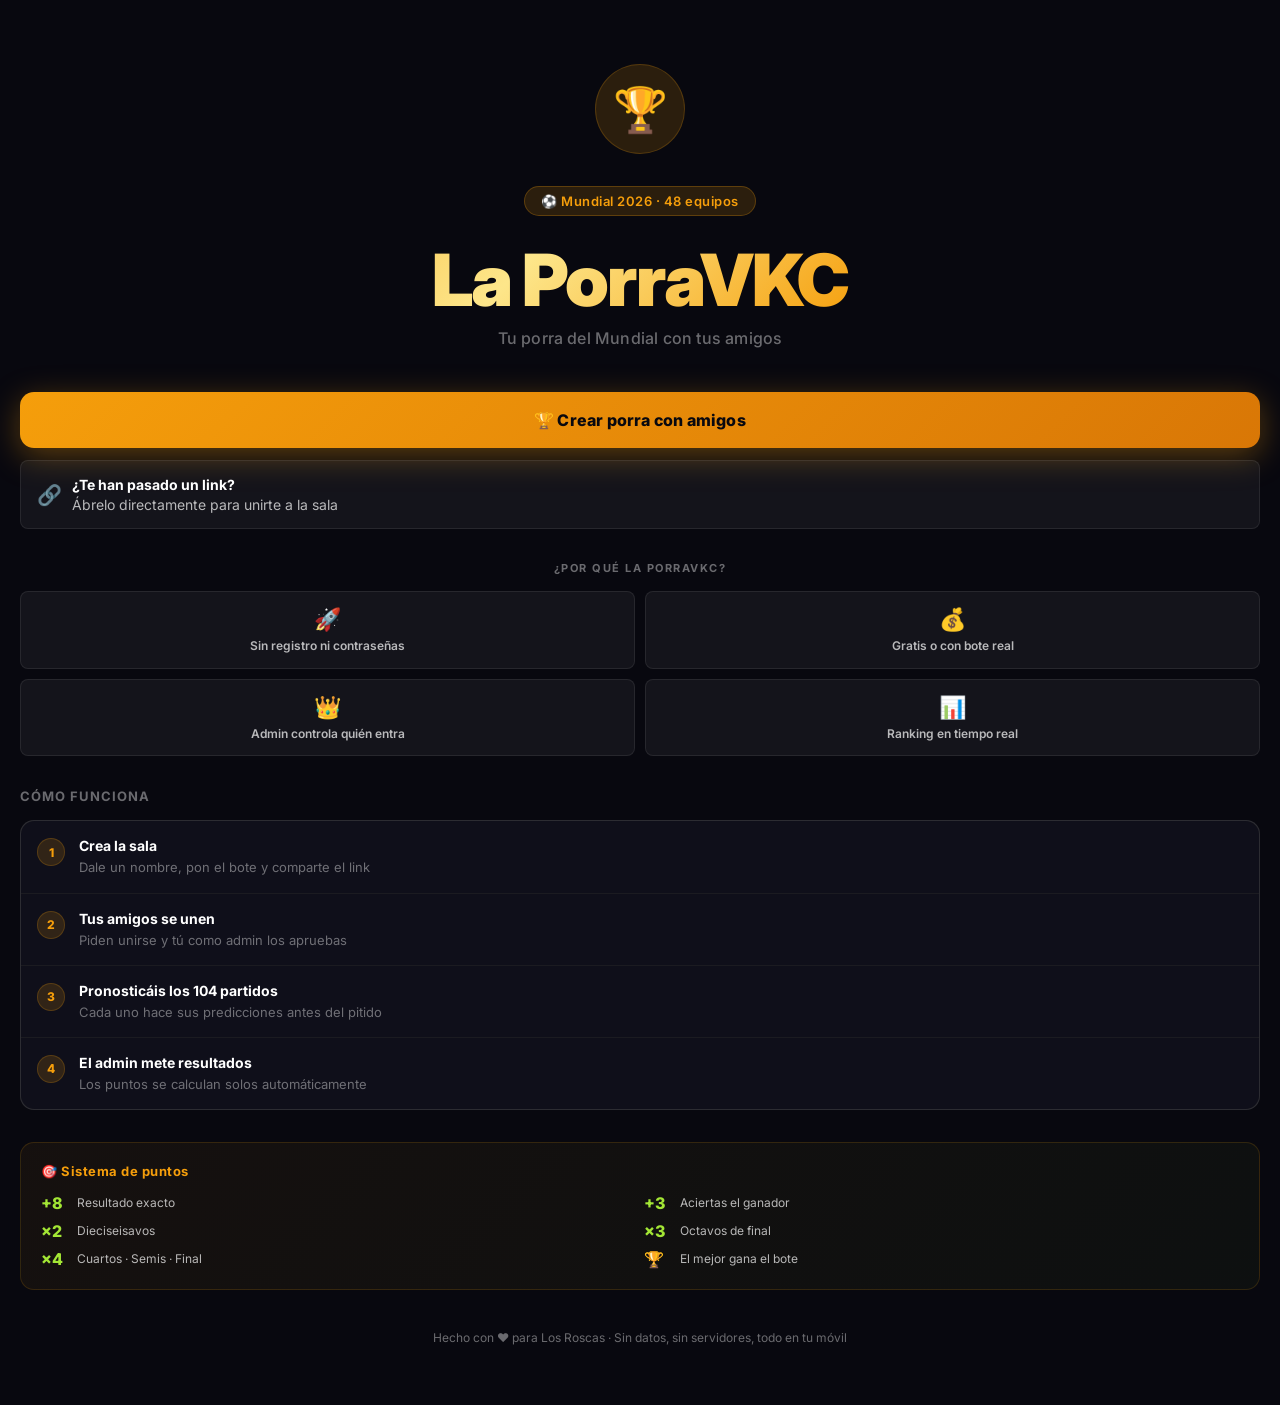
<file: index.html>
<!DOCTYPE html>
<html lang="es">
<head>
  <meta charset="UTF-8">
  <meta name="viewport" content="width=device-width, initial-scale=1.0">
  <meta name="theme-color" content="#f59e0b">
  <title>La PorraVKC — Mundial 2026</title>
  <link rel="manifest" href="manifest.json">
  <link rel="stylesheet" href="styles.css">
  <style>
    body {
      display: flex;
      flex-direction: column;
      min-height: 100dvh;
      padding: 0 20px 40px;
    }

    /* Hero */
    .hero {
      padding-top: 64px;
      text-align: center;
    }
    .world-badge {
      display: inline-flex;
      align-items: center;
      gap: 8px;
      background: var(--gold-dim);
      border: 1px solid rgba(245,158,11,0.25);
      border-radius: 100px;
      padding: 6px 16px;
      font-size: 13px;
      font-weight: 600;
      color: var(--gold);
      letter-spacing: 0.5px;
      margin-bottom: 28px;
    }
    .hero-title {
      font-size: clamp(44px, 12vw, 72px);
      font-weight: 900;
      letter-spacing: -2px;
      line-height: 1;
      background: linear-gradient(135deg, #f59e0b 0%, #fde68a 40%, #f59e0b 70%, #d97706 100%);
      -webkit-background-clip: text;
      -webkit-text-fill-color: transparent;
      background-clip: text;
      margin-bottom: 12px;
    }
    .hero-sub {
      font-size: 16px;
      color: var(--white40);
      font-weight: 500;
      margin-bottom: 36px;
      letter-spacing: 0.2px;
    }

    /* Trophy ring */
    .trophy-ring {
      width: 90px;
      height: 90px;
      background: var(--gold-dim);
      border: 1px solid rgba(245,158,11,0.2);
      border-radius: 50%;
      display: flex;
      align-items: center;
      justify-content: center;
      font-size: 44px;
      margin: 0 auto 32px;
      animation: pulse-glow 3s ease-in-out infinite;
    }

    /* CTA section */
    .cta-section {
      margin-top: 8px;
    }
    .btn-cta {
      background: linear-gradient(135deg, var(--gold), #d97706);
      color: #08080f;
      font-weight: 800;
      font-size: 16px;
      padding: 18px 28px;
      border-radius: var(--radius);
      width: 100%;
      display: flex;
      align-items: center;
      justify-content: center;
      gap: 10px;
      letter-spacing: 0.2px;
      box-shadow: 0 8px 32px rgba(245,158,11,0.35);
      margin-bottom: 12px;
    }
    .btn-cta:active { transform: scale(0.98); }

    .info-pill {
      background: var(--white05);
      border: 1px solid var(--border);
      border-radius: var(--radius-sm);
      padding: 14px 16px;
      font-size: 14px;
      color: var(--white70);
      display: flex;
      align-items: center;
      gap: 10px;
      line-height: 1.4;
    }

    /* Features strip */
    .features {
      margin-top: 32px;
    }
    .features-title {
      font-size: 11px;
      font-weight: 700;
      letter-spacing: 1.5px;
      text-transform: uppercase;
      color: var(--white40);
      text-align: center;
      margin-bottom: 16px;
    }
    .features-grid {
      display: grid;
      grid-template-columns: 1fr 1fr;
      gap: 10px;
    }
    .feature-item {
      background: var(--white05);
      border: 1px solid var(--border);
      border-radius: var(--radius-sm);
      padding: 14px;
      text-align: center;
    }
    .feature-icon { font-size: 22px; margin-bottom: 6px; }
    .feature-text { font-size: 12px; font-weight: 600; color: var(--white70); line-height: 1.3; }

    /* How it works */
    .how-section {
      margin-top: 32px;
    }
    .section-title {
      font-size: 13px;
      font-weight: 700;
      letter-spacing: 1px;
      text-transform: uppercase;
      color: var(--white40);
      margin-bottom: 16px;
    }
    .steps {
      display: flex;
      flex-direction: column;
      gap: 1px;
      background: var(--border);
      border-radius: var(--radius);
      overflow: hidden;
      border: 1px solid var(--border);
    }
    .step {
      background: var(--bg1);
      padding: 16px;
      display: flex;
      align-items: flex-start;
      gap: 14px;
    }
    .step:first-child { border-radius: var(--radius) var(--radius) 0 0; }
    .step:last-child { border-radius: 0 0 var(--radius) var(--radius); }
    .step-num {
      width: 28px;
      height: 28px;
      background: var(--gold-dim);
      border: 1px solid rgba(245,158,11,0.2);
      border-radius: 50%;
      display: flex;
      align-items: center;
      justify-content: center;
      font-size: 12px;
      font-weight: 800;
      color: var(--gold);
      flex-shrink: 0;
      margin-top: 1px;
    }
    .step-content strong {
      display: block;
      font-size: 14px;
      font-weight: 700;
      margin-bottom: 2px;
    }
    .step-content span {
      font-size: 13px;
      color: var(--white40);
      line-height: 1.4;
    }

    /* Punto system preview */
    .puntos-card {
      margin-top: 32px;
      background: linear-gradient(135deg, rgba(245,158,11,0.06), rgba(163,230,53,0.04));
      border: 1px solid rgba(245,158,11,0.15);
      border-radius: var(--radius);
      padding: 20px;
    }
    .puntos-title {
      font-size: 13px;
      font-weight: 700;
      color: var(--gold);
      letter-spacing: 0.5px;
      margin-bottom: 14px;
      display: flex;
      align-items: center;
      gap: 6px;
    }
    .puntos-grid {
      display: grid;
      grid-template-columns: 1fr 1fr;
      gap: 8px;
    }
    .punto-item {
      display: flex;
      align-items: center;
      gap: 8px;
      font-size: 13px;
    }
    .punto-val {
      font-weight: 800;
      color: var(--lime);
      font-size: 16px;
      min-width: 28px;
    }
    .punto-desc { color: var(--white70); font-size: 12px; line-height: 1.3; }

    footer {
      margin-top: 40px;
      text-align: center;
      font-size: 12px;
      color: var(--white40);
      padding-bottom: 20px;
    }
  </style>
</head>
<body>

  <!-- Hero -->
  <section class="hero anim-1">
    <div class="trophy-ring">🏆</div>
    <div class="world-badge">⚽ Mundial 2026 · 48 equipos</div>
    <h1 class="hero-title">La PorraVKC</h1>
    <p class="hero-sub">Tu porra del Mundial con tus amigos</p>
  </section>

  <!-- CTA -->
  <section class="cta-section anim-2">
    <button class="btn-cta" onclick="location.href='crear.html'">
      🏆 Crear porra con amigos
    </button>
    <div class="info-pill">
      <span style="font-size:20px">🔗</span>
      <div>
        <strong style="color:var(--white);font-size:14px;display:block">¿Te han pasado un link?</strong>
        Ábrelo directamente para unirte a la sala
      </div>
    </div>
  </section>

  <!-- Features -->
  <section class="features anim-3">
    <p class="features-title">¿Por qué la PorraVKC?</p>
    <div class="features-grid">
      <div class="feature-item">
        <div class="feature-icon">🚀</div>
        <div class="feature-text">Sin registro ni contraseñas</div>
      </div>
      <div class="feature-item">
        <div class="feature-icon">💰</div>
        <div class="feature-text">Gratis o con bote real</div>
      </div>
      <div class="feature-item">
        <div class="feature-icon">👑</div>
        <div class="feature-text">Admin controla quién entra</div>
      </div>
      <div class="feature-item">
        <div class="feature-icon">📊</div>
        <div class="feature-text">Ranking en tiempo real</div>
      </div>
    </div>
  </section>

  <!-- How it works -->
  <section class="how-section anim-4">
    <p class="section-title">Cómo funciona</p>
    <div class="steps">
      <div class="step">
        <div class="step-num">1</div>
        <div class="step-content">
          <strong>Crea la sala</strong>
          <span>Dale un nombre, pon el bote y comparte el link</span>
        </div>
      </div>
      <div class="step">
        <div class="step-num">2</div>
        <div class="step-content">
          <strong>Tus amigos se unen</strong>
          <span>Piden unirse y tú como admin los apruebas</span>
        </div>
      </div>
      <div class="step">
        <div class="step-num">3</div>
        <div class="step-content">
          <strong>Pronosticáis los 104 partidos</strong>
          <span>Cada uno hace sus predicciones antes del pitido</span>
        </div>
      </div>
      <div class="step">
        <div class="step-num">4</div>
        <div class="step-content">
          <strong>El admin mete resultados</strong>
          <span>Los puntos se calculan solos automáticamente</span>
        </div>
      </div>
    </div>
  </section>

  <!-- Puntos system -->
  <section class="puntos-card anim-5">
    <div class="puntos-title">🎯 Sistema de puntos</div>
    <div class="puntos-grid">
      <div class="punto-item">
        <span class="punto-val">+8</span>
        <span class="punto-desc">Resultado exacto</span>
      </div>
      <div class="punto-item">
        <span class="punto-val">+3</span>
        <span class="punto-desc">Aciertas el ganador</span>
      </div>
      <div class="punto-item">
        <span class="punto-val">×2</span>
        <span class="punto-desc">Dieciseisavos</span>
      </div>
      <div class="punto-item">
        <span class="punto-val">×3</span>
        <span class="punto-desc">Octavos de final</span>
      </div>
      <div class="punto-item">
        <span class="punto-val">×4</span>
        <span class="punto-desc">Cuartos · Semis · Final</span>
      </div>
      <div class="punto-item">
        <span class="punto-val">🏆</span>
        <span class="punto-desc">El mejor gana el bote</span>
      </div>
    </div>
  </section>

  <footer>
    Hecho con ❤️ para Los Roscas · Sin datos, sin servidores, todo en tu móvil
  </footer>

  <div id="toast"></div>
</body>
</html>
</file>
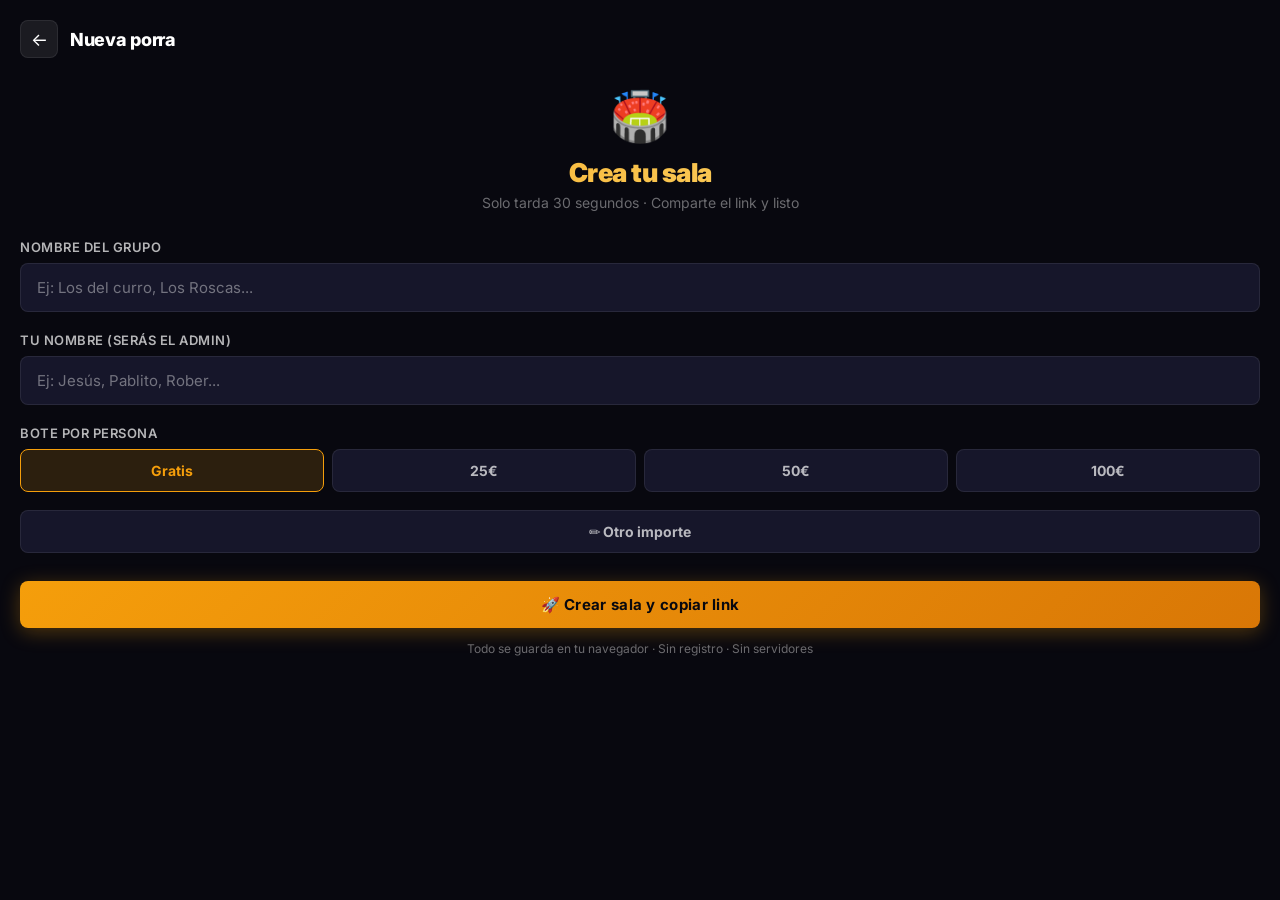
<file: crear.html>
<!DOCTYPE html>
<html lang="es">
<head>
  <meta charset="UTF-8">
  <meta name="viewport" content="width=device-width, initial-scale=1.0">
  <meta name="theme-color" content="#f59e0b">
  <title>Crear porra · La PorraVKC</title>
  <link rel="manifest" href="manifest.json">
  <link rel="stylesheet" href="styles.css">
  <style>
    body { padding: 0 20px 40px; }

    .top-bar {
      display: flex;
      align-items: center;
      gap: 12px;
      padding: 20px 0 8px;
    }
    .back-btn {
      width: 38px;
      height: 38px;
      background: var(--white08);
      border: 1px solid var(--border);
      border-radius: var(--radius-sm);
      display: flex;
      align-items: center;
      justify-content: center;
      font-size: 18px;
      color: var(--white);
    }
    .top-bar h1 {
      font-size: 18px;
      font-weight: 800;
      letter-spacing: -0.3px;
    }

    .page-hero {
      text-align: center;
      padding: 20px 0 28px;
    }
    .page-hero .icon { font-size: 48px; margin-bottom: 12px; display: block; }
    .page-hero h2 {
      font-size: 26px;
      font-weight: 900;
      letter-spacing: -0.5px;
      margin-bottom: 6px;
      background: linear-gradient(135deg, #f59e0b, #fde68a);
      -webkit-background-clip: text;
      -webkit-text-fill-color: transparent;
      background-clip: text;
    }
    .page-hero p { font-size: 14px; color: var(--white40); }

    .form-section {
      display: flex;
      flex-direction: column;
      gap: 20px;
    }

    .form-group { display: flex; flex-direction: column; }

    /* Bote selector */
    .bote-grid {
      display: grid;
      grid-template-columns: repeat(4, 1fr);
      gap: 8px;
      margin-bottom: 10px;
    }
    .bote-btn {
      background: var(--bg2);
      border: 1px solid var(--border);
      border-radius: var(--radius-sm);
      color: var(--white70);
      font-weight: 700;
      font-size: 14px;
      padding: 12px 8px;
      text-align: center;
      cursor: pointer;
      transition: all 0.15s;
    }
    .bote-btn:active { transform: scale(0.95); }
    .bote-btn.active {
      background: var(--gold-dim);
      border-color: var(--gold);
      color: var(--gold);
    }

    .custom-bote-row {
      display: flex;
      align-items: center;
      gap: 10px;
    }
    .custom-bote-row label { margin: 0; font-size: 13px; white-space: nowrap; }
    .custom-bote-row input { flex: 1; }

    /* Preview card */
    .preview-card {
      background: linear-gradient(135deg, rgba(245,158,11,0.08), rgba(163,230,53,0.04));
      border: 1px solid rgba(245,158,11,0.2);
      border-radius: var(--radius);
      padding: 16px;
      display: none;
    }
    .preview-card.show { display: block; }
    .preview-title {
      font-size: 11px;
      font-weight: 700;
      color: var(--gold);
      letter-spacing: 1px;
      text-transform: uppercase;
      margin-bottom: 12px;
    }
    .preview-row {
      display: flex;
      justify-content: space-between;
      align-items: center;
      font-size: 14px;
      margin-bottom: 6px;
    }
    .preview-row span:first-child { color: var(--white40); }
    .preview-row span:last-child { font-weight: 600; }

    .link-preview {
      background: var(--bg3);
      border: 1px solid var(--border);
      border-radius: var(--radius-sm);
      padding: 10px 14px;
      font-size: 12px;
      color: var(--white70);
      font-family: monospace;
      margin-top: 10px;
      word-break: break-all;
    }

    .submit-section {
      margin-top: 8px;
    }

    .disclaimer {
      text-align: center;
      font-size: 12px;
      color: var(--white40);
      margin-top: 12px;
      line-height: 1.5;
    }
  </style>
</head>
<body>

  <div class="top-bar anim-1">
    <button class="back-btn" onclick="location.href='index.html'">←</button>
    <h1>Nueva porra</h1>
  </div>

  <div class="page-hero anim-1">
    <span class="icon">🏟️</span>
    <h2>Crea tu sala</h2>
    <p>Solo tarda 30 segundos · Comparte el link y listo</p>
  </div>

  <div class="form-section anim-2">

    <div class="form-group">
      <label for="nombre-sala">Nombre del grupo</label>
      <input type="text" id="nombre-sala" class="input-field" placeholder="Ej: Los del curro, Los Roscas..." maxlength="40" oninput="actualizarPreview()">
    </div>

    <div class="form-group">
      <label for="tu-nombre">Tu nombre (serás el admin)</label>
      <input type="text" id="tu-nombre" class="input-field" placeholder="Ej: Jesús, Pablito, Rober..." maxlength="30" oninput="actualizarPreview()">
    </div>

    <div class="form-group">
      <label>Bote por persona</label>
      <div class="bote-grid">
        <button class="bote-btn active" data-bote="0" onclick="selBote(0, this)">Gratis</button>
        <button class="bote-btn" data-bote="25" onclick="selBote(25, this)">25€</button>
        <button class="bote-btn" data-bote="50" onclick="selBote(50, this)">50€</button>
        <button class="bote-btn" data-bote="100" onclick="selBote(100, this)">100€</button>
      </div>
      <div class="custom-bote-row" id="custom-row" style="display:none">
        <label for="custom-bote">Cantidad:</label>
        <input type="number" id="custom-bote" class="input-field" placeholder="€" min="0" max="9999" oninput="actualizarPreview()">
      </div>
      <button class="bote-btn" id="otro-btn" style="width:100%;margin-top:8px" onclick="toggleOtro()">✏️ Otro importe</button>
    </div>

    <!-- Preview -->
    <div class="preview-card" id="preview">
      <div class="preview-title">🔍 Vista previa de tu sala</div>
      <div class="preview-row">
        <span>Nombre</span>
        <span id="prev-nombre">—</span>
      </div>
      <div class="preview-row">
        <span>Admin</span>
        <span id="prev-admin">—</span>
      </div>
      <div class="preview-row">
        <span>Bote</span>
        <span id="prev-bote">Gratis</span>
      </div>
      <div class="preview-row">
        <span>Partidos</span>
        <span>104 partidos · Mundial 2026</span>
      </div>
      <div class="link-preview" id="prev-link">El link se generará al crear la sala</div>
    </div>

    <div class="submit-section">
      <button class="btn-primary" onclick="crearSala()">
        🚀 Crear sala y copiar link
      </button>
      <p class="disclaimer">
        Todo se guarda en tu navegador · Sin registro · Sin servidores
      </p>
    </div>

  </div>

  <div id="toast"></div>

  <script src="partidos.js"></script>
  <script>
    let boteSeleccionado = 0;
    let otroAbierto = false;

    function selBote(val, btn) {
      document.querySelectorAll('.bote-btn[data-bote]').forEach(b => b.classList.remove('active'));
      btn.classList.add('active');
      boteSeleccionado = val;
      document.getElementById('otro-btn').textContent = '✏️ Otro importe';
      document.getElementById('custom-row').style.display = 'none';
      otroAbierto = false;
      actualizarPreview();
    }

    function toggleOtro() {
      otroAbierto = !otroAbierto;
      document.getElementById('custom-row').style.display = otroAbierto ? 'flex' : 'none';
      document.getElementById('otro-btn').textContent = otroAbierto ? '✕ Cancelar' : '✏️ Otro importe';
      if (otroAbierto) {
        document.querySelectorAll('.bote-btn[data-bote]').forEach(b => b.classList.remove('active'));
        document.getElementById('custom-bote').focus();
      } else {
        boteSeleccionado = 0;
        document.querySelector('.bote-btn[data-bote="0"]').classList.add('active');
      }
      actualizarPreview();
    }

    function getBoteActual() {
      if (otroAbierto) {
        const val = parseInt(document.getElementById('custom-bote').value) || 0;
        return val;
      }
      return boteSeleccionado;
    }

    function actualizarPreview() {
      const nombre = document.getElementById('nombre-sala').value.trim();
      const admin = document.getElementById('tu-nombre').value.trim();
      const bote = getBoteActual();

      if (nombre || admin) {
        document.getElementById('preview').classList.add('show');
        document.getElementById('prev-nombre').textContent = nombre || '—';
        document.getElementById('prev-admin').textContent = admin || '—';
        document.getElementById('prev-bote').textContent = bote ? bote + '€ por persona' : 'Gratis';
        document.getElementById('prev-link').textContent = nombre
          ? `${location.origin}/sala.html?id=XXXXXX`
          : 'El link se generará al crear la sala';
      }
    }

    function crearSala() {
      const nombre = document.getElementById('nombre-sala').value.trim();
      const admin = document.getElementById('tu-nombre').value.trim();

      if (!nombre) {
        toast('⚠️ Pon un nombre al grupo');
        document.getElementById('nombre-sala').focus();
        return;
      }
      if (!admin) {
        toast('⚠️ Pon tu nombre');
        document.getElementById('tu-nombre').value.trim();
        document.getElementById('tu-nombre').focus();
        return;
      }

      const bote = getBoteActual();
      const id = generarId();

      const sala = {
        id,
        nombre,
        admin,
        bote,
        creadaEn: Date.now(),
        participantes: [
          { nombre: admin, esAdmin: true, aprobado: true, pagado: false, puntos: 0, nPorras: 0 }
        ],
        solicitudes: [],
        resultados: {},
        predicciones: {}
      };

      saveSala(sala);
      setMiNombre(id, admin);

      const link = `${location.origin.replace(/\/$/, '')}${location.pathname.replace('crear.html', '')}sala.html?id=${id}`;

      // Copiar link
      if (navigator.clipboard) {
        navigator.clipboard.writeText(link).then(() => {
          toast('✅ Sala creada · Link copiado');
        }).catch(() => {
          toast('✅ Sala creada');
        });
      } else {
        toast('✅ Sala creada');
      }

      setTimeout(() => {
        location.href = `sala.html?id=${id}`;
      }, 800);
    }
  </script>
</body>
</html>
</file>
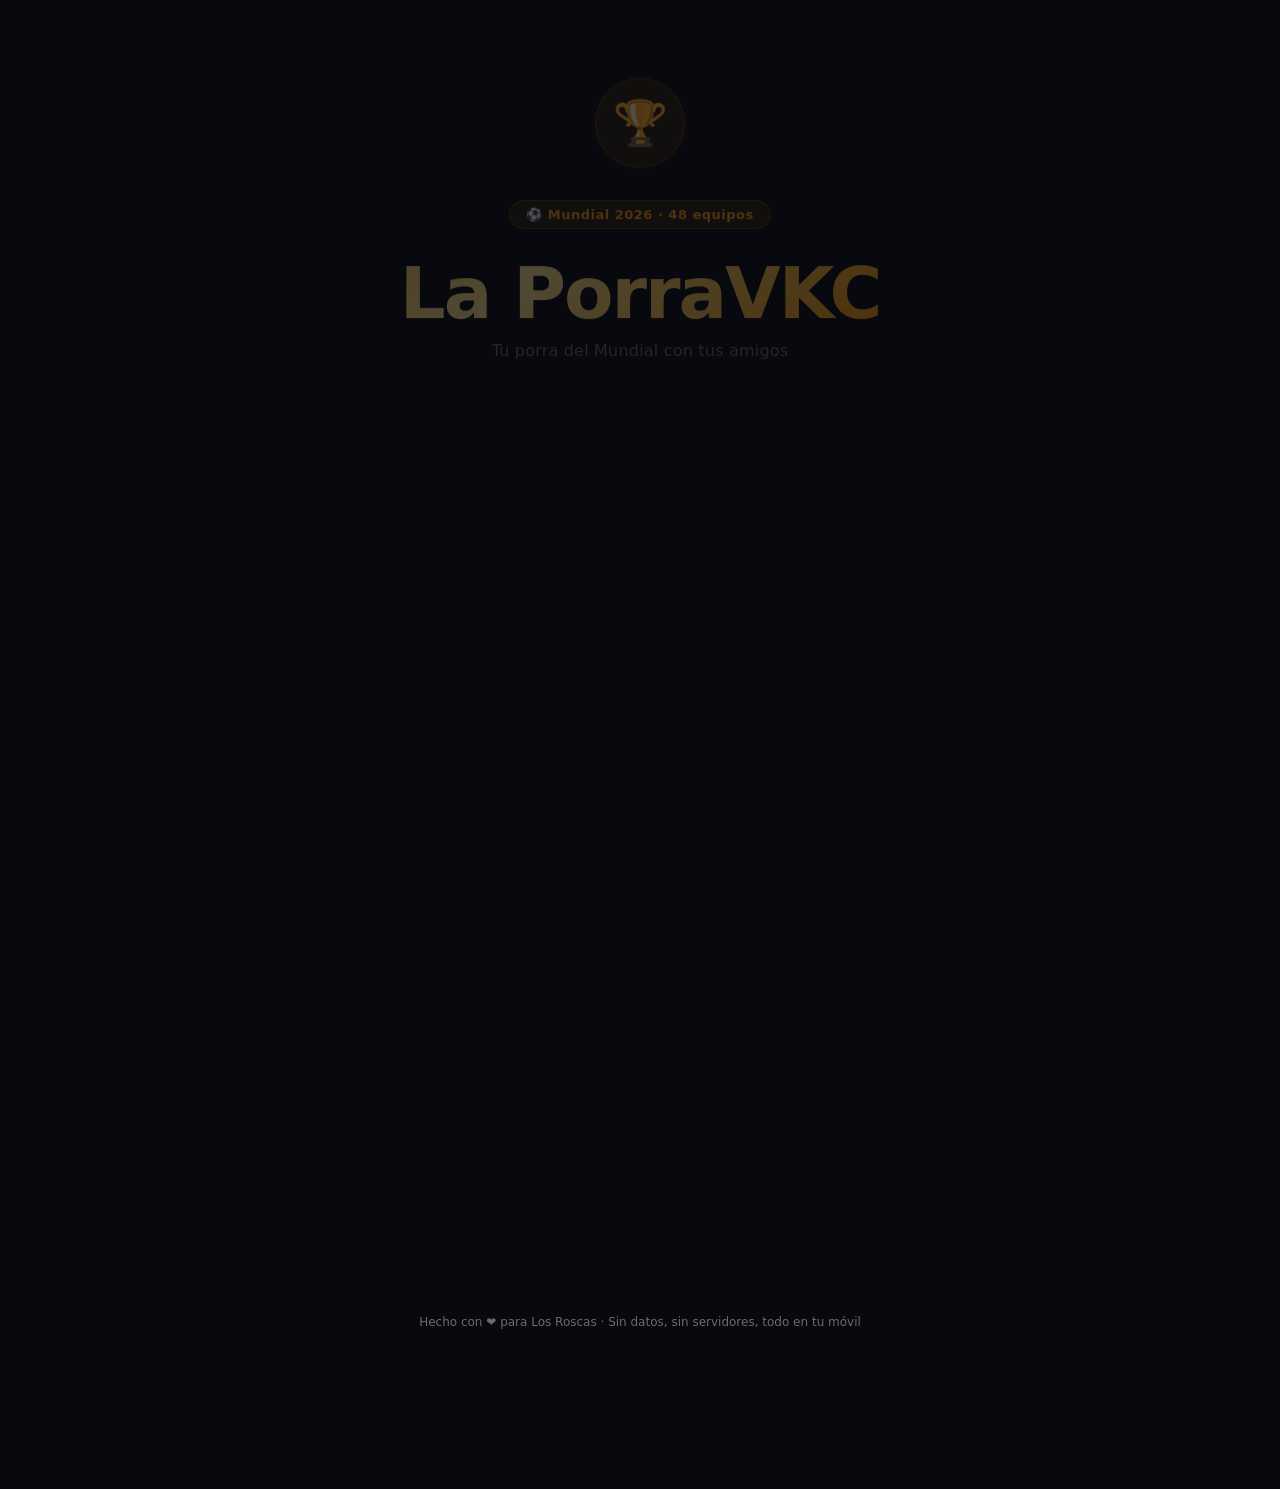
<file: sala.html>
<!DOCTYPE html>
<html lang="es">
<head>
  <meta charset="UTF-8">
  <meta name="viewport" content="width=device-width, initial-scale=1.0">
  <meta name="theme-color" content="#f59e0b">
  <title>La PorraVKC</title>
  <link rel="manifest" href="manifest.json">
  <link rel="stylesheet" href="styles.css">
  <style>
    body { padding-bottom: 80px; overflow-x: hidden; }

    /* ---- PWA Banner ---- */
    #pwa-banner {
      position: sticky; top: 0; z-index: 100;
      background: var(--bg); border-bottom: 1px solid var(--border);
      padding: 10px 16px; display: flex; align-items: center; gap: 10px;
    }
    .pwa-logo { font-size: 22px; }
    .pwa-info { flex: 1; }
    .pwa-info strong { display: block; font-size: 13px; font-weight: 700; }
    .pwa-info span { font-size: 11px; color: var(--white40); }
    .pwa-use-btn {
      background: var(--lime); color: #0a1a00; font-weight: 700;
      font-size: 12px; padding: 7px 13px; border-radius: var(--radius-sm); white-space: nowrap;
    }

    /* ---- Hero ---- */
    #sala-hero { padding: 16px 16px 12px; }
    .sala-header {
      display: flex; align-items: flex-start;
      justify-content: space-between; gap: 8px; margin-bottom: 10px;
    }
    .sala-nombre { font-size: 22px; font-weight: 900; letter-spacing: -0.5px; line-height: 1.1; }
    .sala-share-btn {
      background: var(--white08); border: 1px solid var(--border);
      border-radius: var(--radius-sm); padding: 8px 12px; font-size: 18px; flex-shrink: 0;
    }
    .puntos-info {
      background: var(--bg1); border: 1px solid var(--border);
      border-radius: var(--radius-sm); padding: 10px 14px;
      font-size: 11.5px; color: var(--white40); line-height: 1.6;
    }
    .puntos-info strong { color: var(--gold); }

    /* ---- Bottom Nav ---- */
    #bottom-nav {
      position: fixed; bottom: 0; left: 0; right: 0; height: 68px;
      background: var(--bg1); border-top: 1px solid var(--border);
      display: flex; z-index: 200;
      padding-bottom: env(safe-area-inset-bottom, 0);
    }
    .nav-tab {
      flex: 1; display: flex; flex-direction: column; align-items: center;
      justify-content: center; gap: 3px; background: none; color: var(--white40);
      font-size: 10px; font-weight: 600; letter-spacing: 0.5px; text-transform: uppercase;
    }
    .nav-tab .nav-icon { font-size: 20px; line-height: 1; }
    .nav-tab.active { color: var(--gold); }
    .nav-tab.active .nav-icon { filter: drop-shadow(0 0 6px rgba(245,158,11,0.5)); }

    /* ---- Tabs ---- */
    .tab-content { display: none; padding: 0 12px; }
    .tab-content.active { display: block; }

    /* ========================================
       MATCH CARDS — nuevo diseño
    ======================================== */
    .fase-section { margin-bottom: 20px; }
    .fase-header {
      display: flex; align-items: center; gap: 8px;
      margin-bottom: 8px; padding: 0 2px;
    }
    .fase-label {
      font-size: 11px; font-weight: 700; letter-spacing: 1.5px;
      text-transform: uppercase; color: var(--white40);
    }
    .fase-mult {
      font-size: 10px; font-weight: 700;
      background: var(--gold-dim); color: var(--gold);
      padding: 2px 8px; border-radius: 100px; letter-spacing: 0.5px;
    }

    .match-card {
      background: var(--bg1);
      border: 1px solid var(--border);
      border-radius: 14px;
      margin-bottom: 10px;
      overflow: hidden;
    }
    .match-card.has-pred { border-color: rgba(163,230,53,0.3); }

    /* Header de la card */
    .mc-header {
      display: flex; justify-content: space-between; align-items: center;
      padding: 10px 14px 8px;
      border-bottom: 1px solid var(--border);
    }
    .mc-fase-date {
      font-size: 11px; font-weight: 700; color: var(--white40);
      text-transform: uppercase; letter-spacing: 0.8px;
    }
    .mc-hora {
      font-size: 13px; font-weight: 800; color: var(--lime);
      letter-spacing: 0.5px;
    }

    /* Cuerpo: bandera izq · botón centro · bandera dcha */
    .mc-body {
      display: grid;
      grid-template-columns: 1fr auto 1fr;
      align-items: center;
      padding: 16px 14px 14px;
      gap: 10px;
    }
    .mc-team {
      display: flex; flex-direction: column; align-items: center; gap: 8px;
    }
    .mc-team.right { align-items: center; }
    .mc-flag-wrap {
      width: 60px; height: 60px; border-radius: 50%;
      background: var(--bg2); border: 2px solid var(--border);
      display: flex; align-items: center; justify-content: center;
      font-size: 34px; line-height: 1;
      overflow: hidden;
    }
    .mc-flag-wrap.elim {
      background: var(--bg3); border-color: var(--white08);
    }
    .mc-name {
      font-size: 12px; font-weight: 700; text-transform: uppercase;
      letter-spacing: 0.3px; text-align: center;
      color: var(--white); line-height: 1.2;
      max-width: 90px;
    }

    /* Botón central */
    .mc-center { display: flex; flex-direction: column; align-items: center; gap: 6px; }
    .btn-porra {
      background: linear-gradient(135deg, var(--gold), #d97706);
      color: #08080f; font-weight: 800; font-size: 12px;
      padding: 10px 16px; border-radius: 100px;
      letter-spacing: 0.5px; white-space: nowrap;
      box-shadow: 0 4px 16px rgba(245,158,11,0.3);
    }
    .btn-porra:active { transform: scale(0.96); }
    .pred-result-badge {
      background: var(--lime-dim); border: 1px solid rgba(163,230,53,0.3);
      border-radius: 100px; padding: 6px 14px;
      font-size: 18px; font-weight: 900; color: var(--lime);
      letter-spacing: 1px;
    }
    .btn-edit-small {
      background: none; border: none; color: var(--white40);
      font-size: 11px; font-weight: 600; text-decoration: underline;
      padding: 0;
    }

    /* Footer de la card */
    .mc-footer {
      display: flex; justify-content: space-between; align-items: center;
      padding: 6px 14px 10px;
      font-size: 11px; color: var(--white40);
    }

    /* ========================================
       PRED MODAL — nuevo diseño
    ======================================== */
    #pred-modal .modal-sheet { padding: 0; overflow: hidden; border-radius: 20px 20px 0 0; }

    .pred-header {
      display: flex; justify-content: space-between; align-items: center;
      padding: 16px 18px 12px;
      border-bottom: 1px solid var(--border);
    }
    .pred-fase-label {
      font-size: 12px; font-weight: 800; color: var(--gold);
      text-transform: uppercase; letter-spacing: 1px;
    }
    .pred-close-btn {
      background: var(--white08); border: 1px solid var(--border);
      color: var(--white70); font-size: 13px; font-weight: 600;
      padding: 6px 14px; border-radius: 100px;
    }

    /* Equipos en el modal */
    .pred-teams {
      display: flex; justify-content: space-between; align-items: flex-start;
      padding: 20px 18px 8px; gap: 12px;
    }
    .pred-team-block {
      display: flex; flex-direction: column; align-items: center; gap: 10px;
      flex: 1;
    }
    .pred-flag-big {
      width: 80px; height: 80px; border-radius: 50%;
      background: var(--bg2); border: 2px solid var(--border);
      display: flex; align-items: center; justify-content: center;
      font-size: 46px; line-height: 1;
    }
    .pred-team-name-big {
      font-size: 14px; font-weight: 800; text-align: center;
      line-height: 1.2; max-width: 110px;
    }
    .pred-date-center {
      text-align: center; font-size: 12px; color: var(--white40);
      flex-shrink: 0; padding-top: 28px;
      line-height: 1.5;
    }

    /* Steppers */
    .pred-steppers {
      display: grid; grid-template-columns: 1fr 1fr;
      gap: 12px; padding: 12px 18px 0;
    }
    .pred-stepper-block {
      background: var(--bg2); border: 1px solid var(--border);
      border-radius: 14px; overflow: hidden;
      display: flex; flex-direction: column;
    }
    .step-btn {
      background: var(--bg3); border: none; color: var(--white);
      font-size: 28px; font-weight: 300; padding: 14px;
      text-align: center; cursor: pointer; line-height: 1;
      transition: background 0.15s;
    }
    .step-btn:active { background: var(--white15); }
    .step-num {
      font-size: 64px; font-weight: 900; text-align: center;
      color: var(--white); line-height: 1; padding: 8px 0;
      letter-spacing: -3px;
    }

    .pred-confirm-btn {
      background: var(--lime); color: #0a1a00;
      font-weight: 800; font-size: 16px; padding: 17px;
      border-radius: 14px; width: 100%; margin-top: 16px;
      letter-spacing: 0.2px;
    }
    .pred-confirm-btn:active { transform: scale(0.98); }
    .pred-hint-text {
      text-align: center; font-size: 12px; color: var(--white40);
      margin-top: 10px; margin-bottom: 4px; line-height: 1.5;
    }
    .pred-hint-text strong { color: var(--lime); }
    .pred-footer-pad { padding: 0 18px 24px; }

    /* ========================================
       RANKING TAB
    ======================================== */
    .bote-card {
      background: linear-gradient(135deg, rgba(245,158,11,0.1), rgba(245,158,11,0.04));
      border: 1px solid rgba(245,158,11,0.2); border-radius: var(--radius);
      padding: 20px; text-align: center; margin-bottom: 16px;
    }
    .bote-total-label { font-size: 12px; color: var(--white40); text-transform: uppercase; letter-spacing: 1px; margin-bottom: 4px; }
    .bote-total-val { font-size: 40px; font-weight: 900; color: var(--gold); letter-spacing: -1px; line-height: 1; margin-bottom: 16px; }
    .reparto-chips { display: flex; justify-content: center; gap: 8px; flex-wrap: wrap; }
    .reparto-chip {
      background: var(--gold-dim2); border: 1px solid rgba(245,158,11,0.15);
      border-radius: 100px; padding: 4px 12px; font-size: 12px; font-weight: 700; color: var(--gold);
    }
    .ranking-list { display: flex; flex-direction: column; gap: 8px; }
    .ranking-item {
      background: var(--bg1); border: 1px solid var(--border);
      border-radius: var(--radius-sm); padding: 12px 14px;
      display: flex; align-items: center; gap: 12px;
    }
    .ranking-item.pos-1 { border-color: rgba(245,158,11,0.4); background: rgba(245,158,11,0.05); }
    .ranking-item.pos-2 { border-color: rgba(192,192,192,0.3); }
    .ranking-item.pos-3 { border-color: rgba(205,127,50,0.3); }
    .rank-pos { font-size: 16px; font-weight: 900; width: 28px; text-align: center; flex-shrink: 0; }
    .rank-avatar {
      width: 38px; height: 38px; border-radius: 50%;
      background: var(--gold-dim); border: 1px solid rgba(245,158,11,0.2);
      display: flex; align-items: center; justify-content: center;
      font-size: 16px; font-weight: 800; color: var(--gold); flex-shrink: 0;
    }
    .rank-info { flex: 1; min-width: 0; }
    .rank-name { font-size: 14px; font-weight: 700; display: flex; align-items: center; gap: 6px; flex-wrap: wrap; }
    .rank-meta { font-size: 11px; color: var(--white40); margin-top: 2px; }
    .rank-pts { font-size: 20px; font-weight: 900; color: var(--gold); letter-spacing: -0.5px; flex-shrink: 0; }
    .rank-pts-label { font-size: 10px; font-weight: 600; color: var(--white40); text-align: right; display: block; }

    /* ========================================
       ADMIN TAB
    ======================================== */
    .admin-subtabs {
      display: flex; gap: 6px; margin-bottom: 16px;
      background: var(--bg1); border: 1px solid var(--border);
      border-radius: var(--radius-sm); padding: 4px;
    }
    .admin-subtab {
      flex: 1; background: none; color: var(--white40); font-size: 12px;
      font-weight: 700; padding: 10px 6px; border-radius: 6px;
      letter-spacing: 0.3px; text-align: center;
    }
    .admin-subtab.active { background: var(--bg3); color: var(--white); }
    .admin-subpanel { display: none; }
    .admin-subpanel.active { display: block; }

    .result-match-card {
      background: var(--bg1); border: 1px solid var(--border);
      border-radius: var(--radius-sm); padding: 12px 14px; margin-bottom: 8px;
    }
    .result-match-card.done { border-color: rgba(34,197,94,0.25); }
    .result-header { display: flex; align-items: center; justify-content: space-between; margin-bottom: 10px; }
    .result-vs { font-size: 14px; font-weight: 700; }
    .result-done-badge {
      font-size: 10px; background: rgba(34,197,94,0.12); color: #22c55e;
      padding: 2px 8px; border-radius: 100px; font-weight: 700;
    }
    .result-row { display: flex; align-items: center; gap: 8px; }
    .result-team { font-size: 12px; color: var(--white70); flex: 1; text-align: right; }
    .result-team.v { text-align: left; }
    .result-stepper { display: flex; align-items: center; gap: 6px; }
    .res-btn {
      width: 32px; height: 32px; background: var(--bg3); border: 1px solid var(--border);
      border-radius: 6px; font-size: 16px; font-weight: 700; color: var(--white);
      display: flex; align-items: center; justify-content: center;
    }
    .res-btn:active { transform: scale(0.9); }
    .res-val { font-size: 22px; font-weight: 900; min-width: 28px; text-align: center; }
    .result-save-btn {
      background: var(--lime); color: #0a1a00; font-weight: 700;
      font-size: 12px; padding: 8px 14px; border-radius: var(--radius-sm);
      margin-top: 10px; width: 100%;
    }
    .result-save-btn:active { transform: scale(0.98); }

    .filter-pills {
      display: flex; gap: 6px; margin-bottom: 12px;
      overflow-x: auto; padding-bottom: 2px;
    }
    .filter-pill {
      background: var(--bg2); border: 1px solid var(--border);
      border-radius: 100px; color: var(--white70);
      font-size: 12px; font-weight: 600; padding: 6px 14px; white-space: nowrap;
    }
    .filter-pill.active { background: var(--gold-dim); border-color: var(--gold); color: var(--gold); }

    .pago-item {
      background: var(--bg1); border: 1px solid var(--border);
      border-radius: var(--radius-sm); padding: 12px 14px;
      display: flex; align-items: center; justify-content: space-between; margin-bottom: 8px;
    }
    .pago-name { font-size: 14px; font-weight: 600; }
    .toggle-switch {
      width: 44px; height: 26px; background: var(--bg3); border: 1px solid var(--border);
      border-radius: 13px; position: relative; cursor: pointer; transition: background 0.2s;
    }
    .toggle-switch.on { background: rgba(34,197,94,0.4); border-color: #22c55e; }
    .toggle-switch::after {
      content: ''; position: absolute; width: 18px; height: 18px;
      background: var(--white40); border-radius: 50%;
      top: 3px; left: 3px; transition: transform 0.2s, background 0.2s;
    }
    .toggle-switch.on::after { transform: translateX(18px); background: #22c55e; }

    .solicitud-item {
      background: var(--bg1); border: 1px solid var(--border);
      border-radius: var(--radius-sm); padding: 14px; margin-bottom: 8px;
    }
    .solicitud-header { display: flex; align-items: center; gap: 10px; margin-bottom: 10px; }
    .sol-avatar {
      width: 36px; height: 36px; background: var(--bg3); border: 1px solid var(--border);
      border-radius: 50%; display: flex; align-items: center; justify-content: center;
      font-size: 14px; font-weight: 800;
    }
    .sol-name { font-size: 14px; font-weight: 700; }
    .sol-time { font-size: 11px; color: var(--white40); }
    .sol-actions { display: flex; gap: 8px; }

    .add-participant-form {
      background: var(--bg1); border: 1px solid var(--border);
      border-radius: var(--radius-sm); padding: 14px; margin-top: 16px;
    }
    .add-participant-title {
      font-size: 12px; font-weight: 700; color: var(--white40);
      text-transform: uppercase; letter-spacing: 0.5px; margin-bottom: 10px;
    }
    .add-participant-row { display: flex; gap: 8px; }

    /* Join / Waiting screens */
    #waiting-screen { padding: 60px 24px; text-align: center; }
    .waiting-icon { font-size: 64px; margin-bottom: 20px; }
    .waiting-title { font-size: 22px; font-weight: 800; margin-bottom: 8px; }
    .waiting-sub { font-size: 14px; color: var(--white40); line-height: 1.6; }

    #join-screen { padding: 40px 20px; display: flex; flex-direction: column; gap: 20px; }
    .join-hero { text-align: center; padding: 20px 0; }
    .join-hero .icon { font-size: 56px; display: block; margin-bottom: 16px; }
    .join-hero h2 {
      font-size: 24px; font-weight: 900; margin-bottom: 6px;
      background: linear-gradient(135deg, var(--gold), #fde68a);
      -webkit-background-clip: text; -webkit-text-fill-color: transparent; background-clip: text;
    }
    .join-hero p { font-size: 14px; color: var(--white40); }

    /* PWA Modal */
    #pwa-modal .tabs {
      display: flex; gap: 4px; background: var(--bg2);
      border-radius: var(--radius-sm); padding: 3px; margin-bottom: 16px;
    }
    #pwa-modal .tab-btn {
      flex: 1; padding: 9px; text-align: center; font-size: 13px;
      font-weight: 700; border-radius: 6px; color: var(--white40); background: none;
    }
    #pwa-modal .tab-btn.active { background: var(--bg3); color: var(--white); }
    .install-steps { display: flex; flex-direction: column; gap: 10px; }
    .install-step {
      display: flex; align-items: flex-start; gap: 12px;
      background: var(--bg2); border-radius: var(--radius-sm); padding: 12px;
    }
    .install-step-icon { font-size: 24px; flex-shrink: 0; margin-top: 1px; }
    .install-step-text strong { display: block; font-size: 14px; font-weight: 700; margin-bottom: 2px; }
    .install-step-text span { font-size: 12px; color: var(--white40); line-height: 1.4; }

    /* Share modal */
    #share-modal .share-link {
      background: var(--bg2); border: 1px solid var(--border); border-radius: var(--radius-sm);
      padding: 12px 14px; font-size: 13px; color: var(--white70);
      word-break: break-all; margin-bottom: 12px; font-family: monospace;
    }

    .empty-state { text-align: center; padding: 32px 0; color: var(--white40); font-size: 14px; }
    .empty-state .empty-icon { font-size: 36px; margin-bottom: 8px; display: block; }
  </style>
</head>
<body>

<!-- PWA BANNER -->
<div id="pwa-banner">
  <span class="pwa-logo">🏆</span>
  <div class="pwa-info">
    <strong>La PorraVKC</strong>
    <span>Añádela a tu pantalla de inicio</span>
  </div>
  <button class="pwa-use-btn" onclick="abrirPWAModal()">Usar la app</button>
</div>

<!-- JOIN SCREEN -->
<div id="join-screen" style="display:none">
  <div class="join-hero">
    <span class="icon">⚽</span>
    <h2 id="join-sala-nombre">Unirse a la porra</h2>
    <p id="join-sala-sub">Pide unirte y espera a que el admin te apruebe</p>
  </div>
  <div class="card">
    <div class="form-group" style="margin-bottom:16px">
      <label for="join-nombre">Tu nombre</label>
      <input type="text" id="join-nombre" class="input-field" placeholder="¿Cómo te llamas?" maxlength="30">
    </div>
    <button class="btn-primary" onclick="pedirUnirse()">🙋 Pedir unirme</button>
  </div>
</div>

<!-- WAITING SCREEN -->
<div id="waiting-screen" style="display:none">
  <div class="waiting-icon">⏳</div>
  <div class="waiting-title">Esperando aprobación</div>
  <div class="waiting-sub">El admin tiene que aprobarte.<br>Pídeselo por WhatsApp o espera a que entre.</div>
  <div style="margin-top:24px">
    <button class="btn-ghost" onclick="location.reload()" style="width:100%">🔄 Refrescar</button>
  </div>
</div>

<!-- MAIN APP -->
<div id="main-app" style="display:none">
  <div id="sala-hero">
    <div class="sala-header">
      <div>
        <div class="sala-nombre" id="sala-nombre-display">—</div>
        <div style="margin-top:6px;display:flex;gap:6px;flex-wrap:wrap">
          <span class="badge badge-gold" id="bote-badge">Gratis</span>
          <span class="badge badge-lime" id="part-badge">0 participantes</span>
        </div>
      </div>
      <button class="sala-share-btn" onclick="abrirShareModal()">🔗</button>
    </div>
    <div class="puntos-info">
      <strong>+3</strong> aciertas ganador · <strong>+8</strong> clavas marcador ·
      <strong>×2</strong> dieciseisavos · <strong>×3</strong> octavos · <strong>×4</strong> cuartos/semis/final
    </div>
  </div>

  <div id="tab-partidos" class="tab-content active" style="padding-top:4px"></div>
  <div id="tab-ranking" class="tab-content"></div>
  <div id="tab-admin" class="tab-content"></div>
</div>

<!-- BOTTOM NAV -->
<nav id="bottom-nav" style="display:none">
  <button class="nav-tab active" id="nav-partidos" onclick="switchTab('partidos')">
    <span class="nav-icon">⚽</span><span>Partidos</span>
  </button>
  <button class="nav-tab" id="nav-ranking" onclick="switchTab('ranking')">
    <span class="nav-icon">🏅</span><span>Ranking</span>
  </button>
  <button class="nav-tab hidden" id="nav-admin" onclick="switchTab('admin')">
    <span class="nav-icon">⚙️</span><span>Admin</span>
  </button>
</nav>

<!-- PRED MODAL -->
<div id="pred-modal" class="modal-overlay" style="display:none" onclick="closePredModal(event)">
  <div class="modal-sheet" style="border-radius:20px 20px 0 0;padding:0">
    <div class="pred-header">
      <span class="pred-fase-label" id="pred-fase">—</span>
      <button class="pred-close-btn" onclick="closePredModalForce()">Cerrar</button>
    </div>
    <!-- Equipos con banderas grandes -->
    <div class="pred-teams">
      <div class="pred-team-block">
        <div class="pred-flag-big" id="pred-local-flag-wrap"><span id="pred-local-flag">🏳️</span></div>
        <div class="pred-team-name-big" id="pred-local-name">—</div>
      </div>
      <div class="pred-date-center" id="pred-date"></div>
      <div class="pred-team-block">
        <div class="pred-flag-big" id="pred-visit-flag-wrap"><span id="pred-visit-flag">🏳️</span></div>
        <div class="pred-team-name-big" id="pred-visit-name">—</div>
      </div>
    </div>
    <!-- Steppers -->
    <div class="pred-steppers">
      <div class="pred-stepper-block">
        <button class="step-btn" onclick="stepperChange('local',1)">+</button>
        <div class="step-num" id="pred-local-val">0</div>
        <button class="step-btn" onclick="stepperChange('local',-1)">−</button>
      </div>
      <div class="pred-stepper-block">
        <button class="step-btn" onclick="stepperChange('visit',1)">+</button>
        <div class="step-num" id="pred-visit-val">0</div>
        <button class="step-btn" onclick="stepperChange('visit',-1)">−</button>
      </div>
    </div>
    <!-- Confirmar -->
    <div class="pred-footer-pad">
      <button class="pred-confirm-btn" onclick="guardarPred()">Confirmar pronóstico</button>
      <div class="pred-hint-text" id="pred-hint">
        <strong>+8</strong> si clavas el resultado · <strong>+3</strong> si aciertas el ganador
      </div>
    </div>
  </div>
</div>

<!-- PWA INSTALL MODAL -->
<div id="pwa-modal" class="modal-overlay" style="display:none" onclick="closePWAModal(event)">
  <div class="modal-sheet" style="border-radius:20px 20px 0 0">
    <div class="modal-handle"></div>
    <div style="font-size:18px;font-weight:800;margin-bottom:6px">📲 Instalar app</div>
    <div style="font-size:13px;color:var(--white40);margin-bottom:16px">Añade la PorraVKC a tu pantalla de inicio</div>
    <div class="tabs" id="pwa-tabs">
      <button class="tab-btn active" onclick="switchPWATab('iphone',this)">🍎 iPhone</button>
      <button class="tab-btn" onclick="switchPWATab('android',this)">🤖 Android</button>
    </div>
    <div id="pwa-iphone" class="install-steps">
      <div class="install-step"><span class="install-step-icon">⬆️</span><div class="install-step-text"><strong>Toca Compartir</strong><span>El botón de la barra inferior de Safari</span></div></div>
      <div class="install-step"><span class="install-step-icon">➕</span><div class="install-step-text"><strong>Añadir a la pantalla de inicio</strong><span>Desplázate y búscalo en el menú</span></div></div>
      <div class="install-step"><span class="install-step-icon">✅</span><div class="install-step-text"><strong>Confirmar</strong><span>Toca "Añadir" arriba a la derecha</span></div></div>
    </div>
    <div id="pwa-android" class="install-steps" style="display:none">
      <div class="install-step"><span class="install-step-icon">⋮</span><div class="install-step-text"><strong>Toca el menú del navegador</strong><span>Los tres puntos arriba a la derecha en Chrome</span></div></div>
      <div class="install-step"><span class="install-step-icon">📲</span><div class="install-step-text"><strong>Instalar app / Añadir a inicio</strong><span>Busca esa opción en el menú</span></div></div>
      <div class="install-step"><span class="install-step-icon">✅</span><div class="install-step-text"><strong>Confirmar instalación</strong><span>Toca "Instalar" en el diálogo</span></div></div>
    </div>
  </div>
</div>

<!-- SHARE MODAL -->
<div id="share-modal" class="modal-overlay" style="display:none" onclick="closeShareModal(event)">
  <div class="modal-sheet" style="border-radius:20px 20px 0 0">
    <div class="modal-handle"></div>
    <div style="font-size:18px;font-weight:800;margin-bottom:4px">🔗 Compartir sala</div>
    <div style="font-size:13px;color:var(--white40);margin-bottom:16px">Manda este link para que se unan tus amigos</div>
    <div class="share-link" id="share-link-text">—</div>
    <div style="display:flex;gap:8px">
      <button class="btn-lime" style="flex:1;justify-content:center" onclick="copiarLink()">📋 Copiar link</button>
      <button class="btn-ghost" onclick="compartirNativo()">↗️ Compartir</button>
    </div>
  </div>
</div>

<div id="toast"></div>

<script src="partidos.js"></script>
<script>
const params = new URLSearchParams(location.search);
const SALA_ID = params.get('id');
let sala = null;
let miNombre = null;
let esAdmin = false;
let activeTab = 'partidos';
let predPartidoActual = null;
let predLocal = 0;
let predVisit = 0;
let resultFilter = 'todos';
let adminSubTab = 'resultados';

window.onload = function() {
  if (!SALA_ID) { location.href = 'index.html'; return; }
  sala = getSala(SALA_ID);
  if (!sala) {
    document.body.innerHTML = `<div style="padding:60px 24px;text-align:center"><div style="font-size:48px;margin-bottom:16px">❌</div><div style="font-size:20px;font-weight:800;margin-bottom:8px">Sala no encontrada</div><div style="color:var(--white40);margin-bottom:24px">Puede que el link sea incorrecto o la sala esté en otro dispositivo</div><button class="btn-primary" onclick="location.href='index.html'">← Volver</button></div>`;
    return;
  }
  miNombre = getMiNombre(SALA_ID);
  const participante = sala.participantes.find(p => p.nombre === miNombre);
  if (!miNombre || !participante) {
    document.getElementById('join-screen').style.display = 'flex';
    document.getElementById('join-sala-nombre').textContent = sala.nombre;
    document.getElementById('join-sala-sub').textContent = `Pide unirte a "${sala.nombre}"`;
    return;
  }
  if (!participante.aprobado) {
    document.getElementById('waiting-screen').style.display = 'block';
    return;
  }
  esAdmin = participante.esAdmin;
  mostrarApp();
};

function mostrarApp() {
  document.getElementById('main-app').style.display = 'block';
  document.getElementById('bottom-nav').style.display = 'flex';
  if (esAdmin) document.getElementById('nav-admin').classList.remove('hidden');
  actualizarHero();
  renderPartidos();
  switchTab('partidos');
}

function actualizarHero() {
  document.getElementById('sala-nombre-display').textContent = sala.nombre;
  const aprobados = sala.participantes.filter(p => p.aprobado).length;
  document.getElementById('bote-badge').textContent =
    sala.bote ? `💰 Bote: ${sala.bote * aprobados}€ (${sala.bote}€ p.p.)` : '🆓 Gratis';
  document.getElementById('part-badge').textContent = `👥 ${aprobados} jugador${aprobados !== 1 ? 'es' : ''}`;
}

function switchTab(tab) {
  activeTab = tab;
  document.querySelectorAll('.tab-content').forEach(el => el.classList.remove('active'));
  document.querySelectorAll('.nav-tab').forEach(el => el.classList.remove('active'));
  document.getElementById(`tab-${tab}`).classList.add('active');
  document.getElementById(`nav-${tab}`).classList.add('active');
  if (tab === 'ranking') renderRanking();
  if (tab === 'admin') renderAdmin();
}

// ============================================================
// PARTIDOS TAB
// ============================================================
function formatMcDate(isoStr) {
  const d = new Date(isoStr);
  const dia = d.toLocaleDateString('es-ES', { weekday:'short', day:'numeric', month:'short' }).toUpperCase();
  const hora = d.toLocaleTimeString('es-ES', { hour:'2-digit', minute:'2-digit' });
  return { dia, hora };
}

function renderPartidos() {
  const container = document.getElementById('tab-partidos');
  container.innerHTML = '';

  const porFase = {};
  PARTIDOS.forEach(p => {
    if (!porFase[p.fase]) porFase[p.fase] = [];
    porFase[p.fase].push(p);
  });

  ORDEN_FASES.forEach(fase => {
    const partidos = porFase[fase];
    if (!partidos) return;

    const mult = multiplicador(partidos[0].faseCorta);
    const section = document.createElement('div');
    section.className = 'fase-section';

    let multBadge = mult > 1 ? `<span class="fase-mult">×${mult}</span>` : '';
    section.innerHTML = `<div class="fase-header"><span class="fase-label">${fase}</span>${multBadge}</div>`;

    partidos.forEach(partido => {
      const pred = sala.predicciones?.[miNombre]?.[partido.id];
      const { dia, hora } = formatMcDate(partido.fecha);
      const localFlag = partido.elim ? '🏳️' : flag(partido.local);
      const visitFlag = partido.elim ? '🏳️' : flag(partido.visitante);
      const localNombre = partido.local.toUpperCase();
      const visitNombre = partido.visitante.toUpperCase();

      const card = document.createElement('div');
      card.className = `match-card${pred ? ' has-pred' : ''}`;

      let centroHTML = '';
      if (pred) {
        centroHTML = `
          <div class="mc-center">
            <div class="pred-result-badge">${pred.l} – ${pred.v}</div>
            <button class="btn-edit-small" onclick="abrirPredModal(${partido.id})">✏️ Editar</button>
          </div>`;
      } else {
        centroHTML = `<div class="mc-center"><button class="btn-porra" onclick="abrirPredModal(${partido.id})">HACER PORRA</button></div>`;
      }

      card.innerHTML = `
        <div class="mc-header">
          <span class="mc-fase-date">${partido.faseCorta} · ${dia}</span>
          <span class="mc-hora">${hora}</span>
        </div>
        <div class="mc-body">
          <div class="mc-team">
            <div class="mc-flag-wrap${partido.elim ? ' elim' : ''}">${localFlag}</div>
            <div class="mc-name">${localNombre}</div>
          </div>
          ${centroHTML}
          <div class="mc-team right">
            <div class="mc-flag-wrap${partido.elim ? ' elim' : ''}">${visitFlag}</div>
            <div class="mc-name">${visitNombre}</div>
          </div>
        </div>
      `;
      section.appendChild(card);
    });

    container.appendChild(section);
  });
}

// ---- Pred Modal ----
function abrirPredModal(partidoId) {
  const partido = PARTIDOS.find(p => p.id === partidoId);
  if (!partido) return;
  predPartidoActual = partido;
  const pred = sala.predicciones?.[miNombre]?.[partido.id];
  predLocal = pred ? pred.l : 0;
  predVisit = pred ? pred.v : 0;

  const { dia, hora } = formatMcDate(partido.fecha);
  document.getElementById('pred-fase').textContent = partido.faseCorta;
  document.getElementById('pred-date').innerHTML = `${dia}<br>${hora}`;
  document.getElementById('pred-local-flag').textContent = partido.elim ? '🏳️' : flag(partido.local);
  document.getElementById('pred-local-name').textContent = partido.local;
  document.getElementById('pred-visit-flag').textContent = partido.elim ? '🏳️' : flag(partido.visitante);
  document.getElementById('pred-visit-name').textContent = partido.visitante;
  document.getElementById('pred-local-val').textContent = predLocal;
  document.getElementById('pred-visit-val').textContent = predVisit;

  const mult = multiplicador(partido.faseCorta);
  let hint = `<strong>+${8*mult}</strong> si clavas el resultado · <strong>+${3*mult}</strong> si aciertas el ganador`;
  if (mult > 1) hint += ` <span style="color:var(--gold)"> · ×${mult}</span>`;
  document.getElementById('pred-hint').innerHTML = hint;

  document.getElementById('pred-modal').style.display = 'flex';
  document.body.style.overflow = 'hidden';
}

function closePredModal(e) {
  if (e.target === document.getElementById('pred-modal')) closePredModalForce();
}
function closePredModalForce() {
  document.getElementById('pred-modal').style.display = 'none';
  document.body.style.overflow = '';
}
function stepperChange(side, delta) {
  if (side === 'local') {
    predLocal = Math.max(0, Math.min(99, predLocal + delta));
    document.getElementById('pred-local-val').textContent = predLocal;
  } else {
    predVisit = Math.max(0, Math.min(99, predVisit + delta));
    document.getElementById('pred-visit-val').textContent = predVisit;
  }
}
function guardarPred() {
  if (!predPartidoActual) return;
  sala = getSala(SALA_ID);
  if (!sala.predicciones) sala.predicciones = {};
  if (!sala.predicciones[miNombre]) sala.predicciones[miNombre] = {};
  sala.predicciones[miNombre][predPartidoActual.id] = { l: predLocal, v: predVisit };
  saveSala(sala);
  closePredModalForce();
  renderPartidos();
  toast(`✅ ${predPartidoActual.local} ${predLocal}–${predVisit} ${predPartidoActual.visitante}`);
}

// ============================================================
// RANKING
// ============================================================
function renderRanking() {
  sala = getSala(SALA_ID);
  recalcPuntos(sala);
  saveSala(sala);
  const aprobados = sala.participantes.filter(p => p.aprobado);
  const boteTotal = sala.bote ? sala.bote * aprobados.length : 0;
  const sorted = [...aprobados].sort((a,b) => (b.puntos||0) - (a.puntos||0));
  const container = document.getElementById('tab-ranking');
  container.innerHTML = `
    <div class="bote-card">
      <div class="bote-total-label">Bote total</div>
      <div class="bote-total-val">${boteTotal ? boteTotal+'€' : 'Gratis'}</div>
      <div class="reparto-chips">
        ${boteTotal ? `<span class="reparto-chip">🥇 1º · ${Math.round(boteTotal*0.5)}€</span><span class="reparto-chip">🥈 2º · ${Math.round(boteTotal*0.3)}€</span><span class="reparto-chip">🥉 3º · ${Math.round(boteTotal*0.2)}€</span>` : '<span class="reparto-chip">Partida sin bote</span>'}
      </div>
    </div>
    <div class="ranking-list" id="ranking-list"></div>
  `;
  const list = document.getElementById('ranking-list');
  sorted.forEach((p,i) => {
    const pos = i+1;
    const posEmoji = pos===1?'🥇':pos===2?'🥈':pos===3?'🥉':pos;
    const pagadoBadge = sala.bote ? `<span class="badge ${p.pagado?'badge-paid':'badge-pending'}">${p.pagado?'✓ Pagado':'Pendiente'}</span>` : '';
    const adminBadge = p.esAdmin ? `<span class="badge badge-admin">ADMIN</span>` : '';
    const tuBadge = p.nombre === miNombre ? `<span class="badge badge-lime">TÚ</span>` : '';
    const item = document.createElement('div');
    item.className = `ranking-item${pos<=3?' pos-'+pos:''}`;
    item.innerHTML = `
      <div class="rank-pos">${posEmoji}</div>
      <div class="rank-avatar">${p.nombre[0].toUpperCase()}</div>
      <div class="rank-info">
        <div class="rank-name">${p.nombre} ${adminBadge}${tuBadge}${pagadoBadge}</div>
        <div class="rank-meta">${p.nPorras||0} porras hechas</div>
      </div>
      <div><div class="rank-pts">${p.puntos||0}</div><span class="rank-pts-label">pts</span></div>
    `;
    list.appendChild(item);
  });
}

// ============================================================
// ADMIN
// ============================================================
function renderAdmin() {
  if (!esAdmin) {
    document.getElementById('tab-admin').innerHTML = `<div class="empty-state"><span class="empty-icon">🔒</span>Solo el admin puede ver esto</div>`;
    return;
  }
  const container = document.getElementById('tab-admin');
  container.innerHTML = `
    <div class="admin-subtabs">
      <button class="admin-subtab ${adminSubTab==='resultados'?'active':''}" onclick="switchAdminSub('resultados')">⚽ Resultados</button>
      <button class="admin-subtab ${adminSubTab==='pagos'?'active':''}" onclick="switchAdminSub('pagos')">💰 Pagos</button>
      <button class="admin-subtab ${adminSubTab==='solicitudes'?'active':''}" onclick="switchAdminSub('solicitudes')">🙋 Solicitudes${sala.solicitudes?.length?` <span style="background:var(--red);color:white;border-radius:50%;font-size:10px;padding:1px 5px">${sala.solicitudes.length}</span>`:''}</button>
    </div>
    <div id="admin-subpanel-resultados" class="admin-subpanel ${adminSubTab==='resultados'?'active':''}"></div>
    <div id="admin-subpanel-pagos" class="admin-subpanel ${adminSubTab==='pagos'?'active':''}"></div>
    <div id="admin-subpanel-solicitudes" class="admin-subpanel ${adminSubTab==='solicitudes'?'active':''}"></div>
  `;
  renderResultados(); renderPagos(); renderSolicitudes();
}

function switchAdminSub(sub) { adminSubTab = sub; renderAdmin(); }

function renderResultados() {
  const container = document.getElementById('admin-subpanel-resultados');
  if (!container) return;
  container.innerHTML = `
    <div class="filter-pills">
      <button class="filter-pill ${resultFilter==='todos'?'active':''}" onclick="setResultFilter('todos')">Todos</button>
      <button class="filter-pill ${resultFilter==='pendientes'?'active':''}" onclick="setResultFilter('pendientes')">⏳ Pendientes</button>
      <button class="filter-pill ${resultFilter==='finalizados'?'active':''}" onclick="setResultFilter('finalizados')">✅ Finalizados</button>
    </div>
    <div id="resultados-list"></div>
  `;
  const list = document.getElementById('resultados-list');
  let shown = 0;
  ORDEN_FASES.forEach(fase => {
    PARTIDOS.filter(p=>p.fase===fase).forEach(partido => {
      const real = sala.resultados?.[partido.id];
      if (resultFilter==='pendientes' && real) return;
      if (resultFilter==='finalizados' && !real) return;
      shown++;
      const localFlag = partido.elim ? '🏳️' : flag(partido.local);
      const visitFlag = partido.elim ? '🏳️' : flag(partido.visitante);
      const rl = real?real.l:0; const rv = real?real.v:0;
      const card = document.createElement('div');
      card.className = `result-match-card${real?' done':''}`;
      card.id = `rcard-${partido.id}`;
      card.innerHTML = `
        <div class="result-header">
          <div class="result-vs">${localFlag} ${partido.local} vs ${visitFlag} ${partido.visitante}</div>
          ${real?`<span class="result-done-badge">✓ Guardado</span>`:''}
        </div>
        <div style="font-size:11px;color:var(--white40);margin-bottom:10px">${partido.faseCorta}</div>
        <div class="result-row">
          <span class="result-team">${partido.local}</span>
          <div class="result-stepper">
            <button class="res-btn" onclick="resStep(${partido.id},'l',-1)">−</button>
            <span class="res-val" id="rv-l-${partido.id}">${rl}</span>
            <button class="res-btn" onclick="resStep(${partido.id},'l',1)">+</button>
          </div>
          <span style="color:var(--white40);font-weight:700;padding:0 4px">—</span>
          <div class="result-stepper">
            <button class="res-btn" onclick="resStep(${partido.id},'v',-1)">−</button>
            <span class="res-val" id="rv-v-${partido.id}">${rv}</span>
            <button class="res-btn" onclick="resStep(${partido.id},'v',1)">+</button>
          </div>
          <span class="result-team v">${partido.visitante}</span>
        </div>
        <button class="result-save-btn" onclick="guardarResultado(${partido.id})">💾 Guardar resultado</button>
      `;
      list.appendChild(card);
    });
  });
  if (shown === 0) list.innerHTML = `<div class="empty-state"><span class="empty-icon">✅</span>No hay partidos en este filtro</div>`;
}

const resVals = {};
function resStep(id, side, delta) {
  if (!resVals[id]) resVals[id] = { l: parseInt(document.getElementById(`rv-l-${id}`).textContent)||0, v: parseInt(document.getElementById(`rv-v-${id}`).textContent)||0 };
  resVals[id][side] = Math.max(0, Math.min(99, resVals[id][side] + delta));
  document.getElementById(`rv-${side}-${id}`).textContent = resVals[id][side];
}
function guardarResultado(id) {
  sala = getSala(SALA_ID);
  if (!sala.resultados) sala.resultados = {};
  const l = parseInt(document.getElementById(`rv-l-${id}`).textContent)||0;
  const v = parseInt(document.getElementById(`rv-v-${id}`).textContent)||0;
  sala.resultados[id] = { l, v };
  recalcPuntos(sala); saveSala(sala);
  toast('✅ Resultado guardado · Puntos recalculados');
  renderResultados();
}
function setResultFilter(f) { resultFilter = f; renderResultados(); }

function renderPagos() {
  const container = document.getElementById('admin-subpanel-pagos');
  if (!container) return;
  const aprobados = sala.participantes.filter(p => p.aprobado);
  const pagados = aprobados.filter(p => p.pagado).length;
  const boteRecogido = sala.bote ? sala.bote * pagados : 0;
  let html = `
    <div class="bote-card" style="margin-bottom:16px">
      <div class="bote-total-label">Bote recogido</div>
      <div class="bote-total-val">${boteRecogido ? boteRecogido+'€' : '—'}</div>
      <div style="font-size:13px;color:var(--white40)">${pagados}/${aprobados.length} han pagado</div>
    </div>
  `;
  aprobados.forEach(p => {
    html += `
      <div class="pago-item">
        <div>
          <div class="pago-name">${p.nombre} ${p.esAdmin?'<span class="badge badge-admin">ADMIN</span>':''}</div>
          ${sala.bote?`<div style="font-size:12px;color:var(--white40);margin-top:2px">${sala.bote}€ p.p.</div>`:''}
        </div>
        <div style="display:flex;align-items:center;gap:8px">
          <span style="font-size:12px;color:${p.pagado?'#22c55e':'var(--white40)'}">
            ${p.pagado?'Pagado':'Pendiente'}
          </span>
          <div class="toggle-switch ${p.pagado?'on':''}" onclick="togglePago('${p.nombre}')"></div>
        </div>
      </div>
    `;
  });
  html += `
    <div class="add-participant-form">
      <div class="add-participant-title">+ Añadir participante</div>
      <div class="add-participant-row">
        <input type="text" id="nuevo-participante" class="input-field" placeholder="Nombre..." style="flex:1">
        <button class="btn-lime" onclick="añadirParticipante()">Añadir</button>
      </div>
    </div>
  `;
  container.innerHTML = html;
}

function togglePago(nombre) {
  sala = getSala(SALA_ID);
  const p = sala.participantes.find(p => p.nombre === nombre);
  if (p) { p.pagado = !p.pagado; saveSala(sala); toast(p.pagado?`✅ ${nombre} pagado`:`⏳ ${nombre} pendiente`); renderPagos(); }
}
function añadirParticipante() {
  const nombre = document.getElementById('nuevo-participante').value.trim();
  if (!nombre) { toast('⚠️ Pon un nombre'); return; }
  sala = getSala(SALA_ID);
  if (sala.participantes.find(p => p.nombre === nombre)) { toast('⚠️ Ya existe'); return; }
  sala.participantes.push({ nombre, esAdmin:false, aprobado:true, pagado:false, puntos:0, nPorras:0 });
  saveSala(sala); toast(`✅ ${nombre} añadido`); actualizarHero(); renderPagos();
}

function renderSolicitudes() {
  const container = document.getElementById('admin-subpanel-solicitudes');
  if (!container) return;
  sala = getSala(SALA_ID);
  if (!sala.solicitudes?.length) {
    container.innerHTML = `<div class="empty-state"><span class="empty-icon">🕊️</span>No hay solicitudes pendientes</div>`;
    return;
  }
  let html = '';
  sala.solicitudes.forEach(sol => {
    const ts = new Date(sol.ts).toLocaleString('es-ES', { day:'2-digit', month:'short', hour:'2-digit', minute:'2-digit' });
    html += `
      <div class="solicitud-item">
        <div class="solicitud-header">
          <div class="sol-avatar">${sol.nombre[0].toUpperCase()}</div>
          <div><div class="sol-name">${sol.nombre}</div><div class="sol-time">${ts}</div></div>
        </div>
        <div class="sol-actions">
          <button class="btn-success" onclick="aprobarSol('${sol.nombre}')">✅ Aprobar</button>
          <button class="btn-danger" onclick="rechazarSol('${sol.nombre}')">✕ Rechazar</button>
        </div>
      </div>
    `;
  });
  container.innerHTML = html;
}

function aprobarSol(nombre) {
  sala = getSala(SALA_ID);
  sala.solicitudes = sala.solicitudes.filter(s => s.nombre !== nombre);
  const p = sala.participantes.find(p => p.nombre === nombre);
  if (p) p.aprobado = true;
  else sala.participantes.push({ nombre, esAdmin:false, aprobado:true, pagado:false, puntos:0, nPorras:0 });
  saveSala(sala); toast(`✅ ${nombre} aprobado`); actualizarHero(); renderAdmin();
}
function rechazarSol(nombre) {
  sala = getSala(SALA_ID);
  sala.solicitudes = sala.solicitudes.filter(s => s.nombre !== nombre);
  saveSala(sala); toast(`❌ ${nombre} rechazado`); renderAdmin();
}

// ============================================================
// JOIN FLOW
// ============================================================
function pedirUnirse() {
  const nombre = document.getElementById('join-nombre').value.trim();
  if (!nombre) { toast('⚠️ Pon tu nombre'); return; }
  sala = getSala(SALA_ID);
  const existe = sala.participantes.find(p => p.nombre === nombre);
  if (existe) {
    setMiNombre(SALA_ID, nombre);
    if (existe.aprobado) location.reload();
    else { document.getElementById('join-screen').style.display='none'; document.getElementById('waiting-screen').style.display='block'; }
    return;
  }
  if (!sala.solicitudes) sala.solicitudes = [];
  if (sala.solicitudes.find(s => s.nombre === nombre)) {
    setMiNombre(SALA_ID, nombre);
    document.getElementById('join-screen').style.display='none';
    document.getElementById('waiting-screen').style.display='block';
    toast('⏳ Ya enviaste solicitud');
    return;
  }
  sala.solicitudes.push({ nombre, ts: Date.now() });
  sala.participantes.push({ nombre, esAdmin:false, aprobado:false, pagado:false, puntos:0, nPorras:0 });
  saveSala(sala); setMiNombre(SALA_ID, nombre);
  document.getElementById('join-screen').style.display='none';
  document.getElementById('waiting-screen').style.display='block';
  toast('✅ Solicitud enviada');
}

// ============================================================
// SHARE / PWA
// ============================================================
function getLink() { return `${location.origin}${location.pathname}?id=${SALA_ID}`; }
function abrirShareModal() {
  document.getElementById('share-link-text').textContent = getLink();
  document.getElementById('share-modal').style.display = 'flex';
  document.body.style.overflow = 'hidden';
}
function closeShareModal(e) {
  if (e.target === document.getElementById('share-modal')) {
    document.getElementById('share-modal').style.display='none'; document.body.style.overflow='';
  }
}
function copiarLink() {
  if (navigator.clipboard) navigator.clipboard.writeText(getLink()).then(()=>toast('📋 Link copiado'));
  else toast('📋 Link copiado');
}
function compartirNativo() {
  if (navigator.share) navigator.share({ title:`La PorraVKC · ${sala.nombre}`, text:'¡Únete a nuestra porra del Mundial 2026! 🏆', url: getLink() });
  else copiarLink();
}
function abrirPWAModal() {
  document.getElementById('pwa-modal').style.display='flex'; document.body.style.overflow='hidden';
}
function closePWAModal(e) {
  if (e.target===document.getElementById('pwa-modal')) { document.getElementById('pwa-modal').style.display='none'; document.body.style.overflow=''; }
}
function switchPWATab(tab, btn) {
  document.querySelectorAll('#pwa-tabs .tab-btn').forEach(b=>b.classList.remove('active'));
  btn.classList.add('active');
  document.getElementById('pwa-iphone').style.display = tab==='iphone' ? 'flex' : 'none';
  document.getElementById('pwa-android').style.display = tab==='android' ? 'flex' : 'none';
}
</script>
</body>
</html>
</file>
<file: styles.css>
/* ============================================
   La PorraVKC — Shared Styles
   ============================================ */

@import url('https://fonts.googleapis.com/css2?family=Inter:wght@400;500;600;700;800;900&display=swap');

:root {
  --bg: #08080f;
  --bg1: #0f0f1a;
  --bg2: #16162a;
  --bg3: #1e1e35;
  --gold: #f59e0b;
  --gold-dim: rgba(245,158,11,0.15);
  --gold-dim2: rgba(245,158,11,0.08);
  --lime: #a3e635;
  --lime-dim: rgba(163,230,53,0.15);
  --white: #ffffff;
  --white70: rgba(255,255,255,0.7);
  --white40: rgba(255,255,255,0.4);
  --white15: rgba(255,255,255,0.15);
  --white08: rgba(255,255,255,0.08);
  --white05: rgba(255,255,255,0.05);
  --red: #ef4444;
  --green: #22c55e;
  --border: rgba(255,255,255,0.08);
  --radius: 14px;
  --radius-sm: 8px;
  --radius-lg: 20px;
  --shadow: 0 8px 32px rgba(0,0,0,0.4);
  --font: 'Inter', system-ui, sans-serif;
}

*, *::before, *::after {
  box-sizing: border-box;
  margin: 0;
  padding: 0;
}

html {
  scroll-behavior: smooth;
}

body {
  font-family: var(--font);
  background: var(--bg);
  color: var(--white);
  min-height: 100dvh;
  -webkit-font-smoothing: antialiased;
  overflow-x: hidden;
}

a { color: inherit; text-decoration: none; }

button {
  font-family: var(--font);
  cursor: pointer;
  border: none;
  outline: none;
  transition: all 0.2s ease;
}

input, select, textarea {
  font-family: var(--font);
  outline: none;
}

/* ---- Utility ---- */
.hidden { display: none !important; }

.glass {
  background: rgba(255,255,255,0.04);
  backdrop-filter: blur(12px);
  -webkit-backdrop-filter: blur(12px);
  border: 1px solid var(--border);
  border-radius: var(--radius);
}

.card {
  background: var(--bg1);
  border: 1px solid var(--border);
  border-radius: var(--radius);
  padding: 20px;
}

.btn-primary {
  background: linear-gradient(135deg, var(--gold), #d97706);
  color: #08080f;
  font-weight: 700;
  font-size: 15px;
  padding: 14px 24px;
  border-radius: var(--radius-sm);
  width: 100%;
  display: flex;
  align-items: center;
  justify-content: center;
  gap: 8px;
  letter-spacing: 0.3px;
  box-shadow: 0 4px 20px rgba(245,158,11,0.3);
}
.btn-primary:active { transform: scale(0.98); }

.btn-lime {
  background: var(--lime);
  color: #0a1a00;
  font-weight: 700;
  font-size: 14px;
  padding: 10px 18px;
  border-radius: var(--radius-sm);
  display: flex;
  align-items: center;
  gap: 6px;
}
.btn-lime:active { transform: scale(0.97); }

.btn-ghost {
  background: var(--white08);
  color: var(--white70);
  font-weight: 500;
  font-size: 14px;
  padding: 10px 16px;
  border-radius: var(--radius-sm);
  border: 1px solid var(--border);
}

.btn-danger {
  background: rgba(239,68,68,0.15);
  color: #ef4444;
  font-weight: 600;
  font-size: 13px;
  padding: 8px 14px;
  border-radius: var(--radius-sm);
  border: 1px solid rgba(239,68,68,0.2);
}

.btn-success {
  background: rgba(34,197,94,0.15);
  color: #22c55e;
  font-weight: 600;
  font-size: 13px;
  padding: 8px 14px;
  border-radius: var(--radius-sm);
  border: 1px solid rgba(34,197,94,0.2);
}

.input-field {
  background: var(--bg2);
  border: 1px solid var(--border);
  border-radius: var(--radius-sm);
  color: var(--white);
  font-size: 15px;
  padding: 14px 16px;
  width: 100%;
  transition: border-color 0.2s;
}
.input-field:focus { border-color: var(--gold); }
.input-field::placeholder { color: var(--white40); }

label {
  display: block;
  font-size: 13px;
  font-weight: 600;
  color: var(--white70);
  margin-bottom: 8px;
  letter-spacing: 0.5px;
  text-transform: uppercase;
}

.badge {
  display: inline-flex;
  align-items: center;
  gap: 4px;
  padding: 4px 10px;
  border-radius: 100px;
  font-size: 11px;
  font-weight: 700;
  letter-spacing: 0.5px;
  text-transform: uppercase;
}
.badge-gold { background: var(--gold-dim); color: var(--gold); border: 1px solid rgba(245,158,11,0.2); }
.badge-lime { background: var(--lime-dim); color: var(--lime); }
.badge-admin { background: rgba(139,92,246,0.15); color: #a78bfa; font-size: 10px; padding: 2px 8px; }
.badge-paid { background: rgba(34,197,94,0.15); color: #22c55e; }
.badge-pending { background: rgba(239,68,68,0.12); color: #f87171; }

/* ---- Animations ---- */
@keyframes fadeUp {
  from { opacity: 0; transform: translateY(20px); }
  to   { opacity: 1; transform: translateY(0); }
}
@keyframes fadeIn {
  from { opacity: 0; }
  to   { opacity: 1; }
}
@keyframes shimmer {
  0%   { background-position: -200% 0; }
  100% { background-position: 200% 0; }
}
@keyframes pulse-glow {
  0%, 100% { box-shadow: 0 0 20px rgba(245,158,11,0.15); }
  50%       { box-shadow: 0 0 40px rgba(245,158,11,0.35); }
}

.anim-1 { animation: fadeUp 0.5s ease both; }
.anim-2 { animation: fadeUp 0.5s 0.1s ease both; }
.anim-3 { animation: fadeUp 0.5s 0.2s ease both; }
.anim-4 { animation: fadeUp 0.5s 0.3s ease both; }
.anim-5 { animation: fadeUp 0.5s 0.4s ease both; }

/* ---- Modal overlay ---- */
.modal-overlay {
  position: fixed;
  inset: 0;
  background: rgba(0,0,0,0.8);
  backdrop-filter: blur(4px);
  z-index: 1000;
  display: flex;
  align-items: flex-end;
  animation: fadeIn 0.2s ease;
}
.modal-overlay.center { align-items: center; padding: 20px; }

.modal-sheet {
  background: var(--bg1);
  border: 1px solid var(--border);
  border-radius: var(--radius-lg) var(--radius-lg) 0 0;
  width: 100%;
  max-height: 92dvh;
  overflow-y: auto;
  padding: 24px 20px;
  animation: slideUp 0.3s ease;
}
.modal-sheet.rounded { border-radius: var(--radius-lg); max-width: 480px; margin: auto; }

@keyframes slideUp {
  from { transform: translateY(40px); opacity: 0; }
  to   { transform: translateY(0); opacity: 1; }
}

.modal-handle {
  width: 40px;
  height: 4px;
  background: var(--white15);
  border-radius: 2px;
  margin: 0 auto 20px;
}

/* ---- Divider ---- */
.divider {
  height: 1px;
  background: var(--border);
  margin: 20px 0;
}

/* ---- Scrollbar ---- */
::-webkit-scrollbar { width: 4px; }
::-webkit-scrollbar-track { background: transparent; }
::-webkit-scrollbar-thumb { background: var(--white15); border-radius: 2px; }

/* ---- Toast ---- */
#toast {
  position: fixed;
  bottom: 100px;
  left: 50%;
  transform: translateX(-50%) translateY(20px);
  background: var(--bg3);
  border: 1px solid var(--border);
  color: var(--white);
  padding: 12px 20px;
  border-radius: 100px;
  font-size: 14px;
  font-weight: 500;
  z-index: 9999;
  opacity: 0;
  transition: all 0.3s ease;
  white-space: nowrap;
  pointer-events: none;
}
#toast.show { opacity: 1; transform: translateX(-50%) translateY(0); }
</file>
